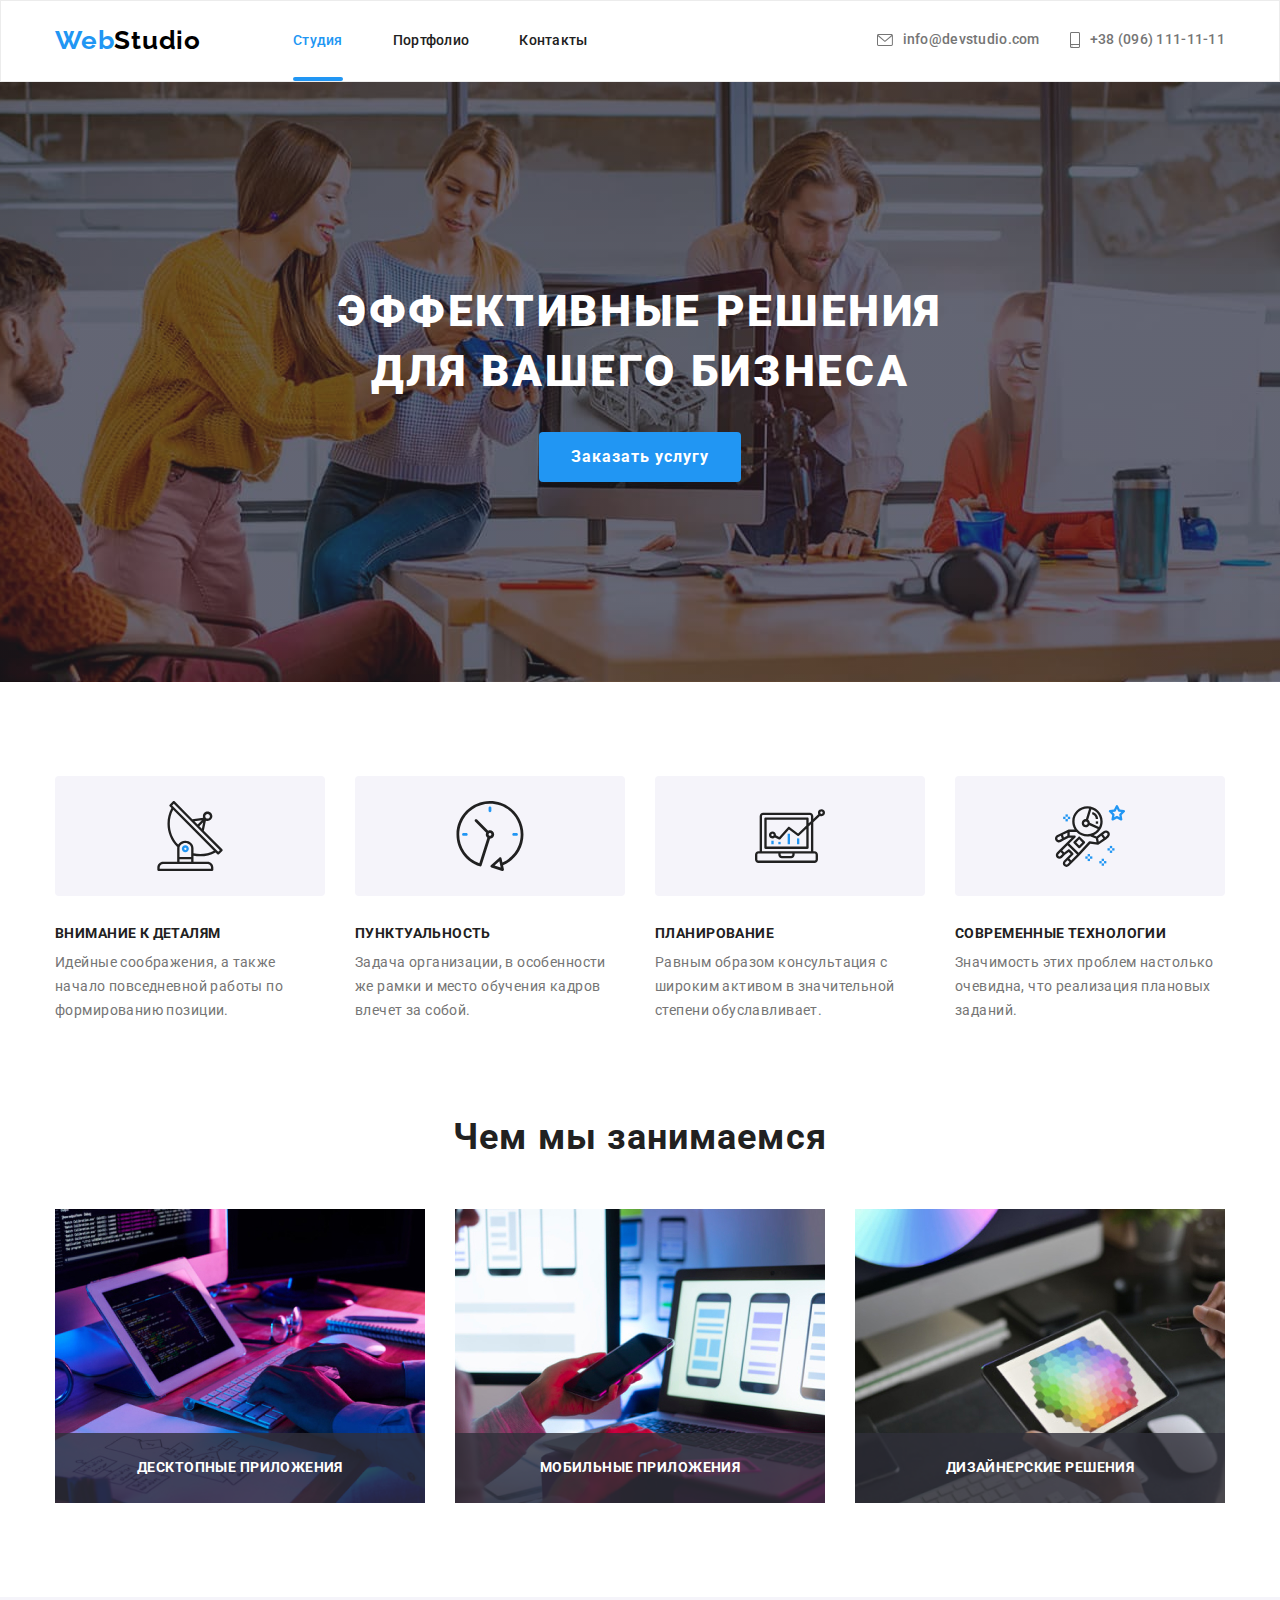
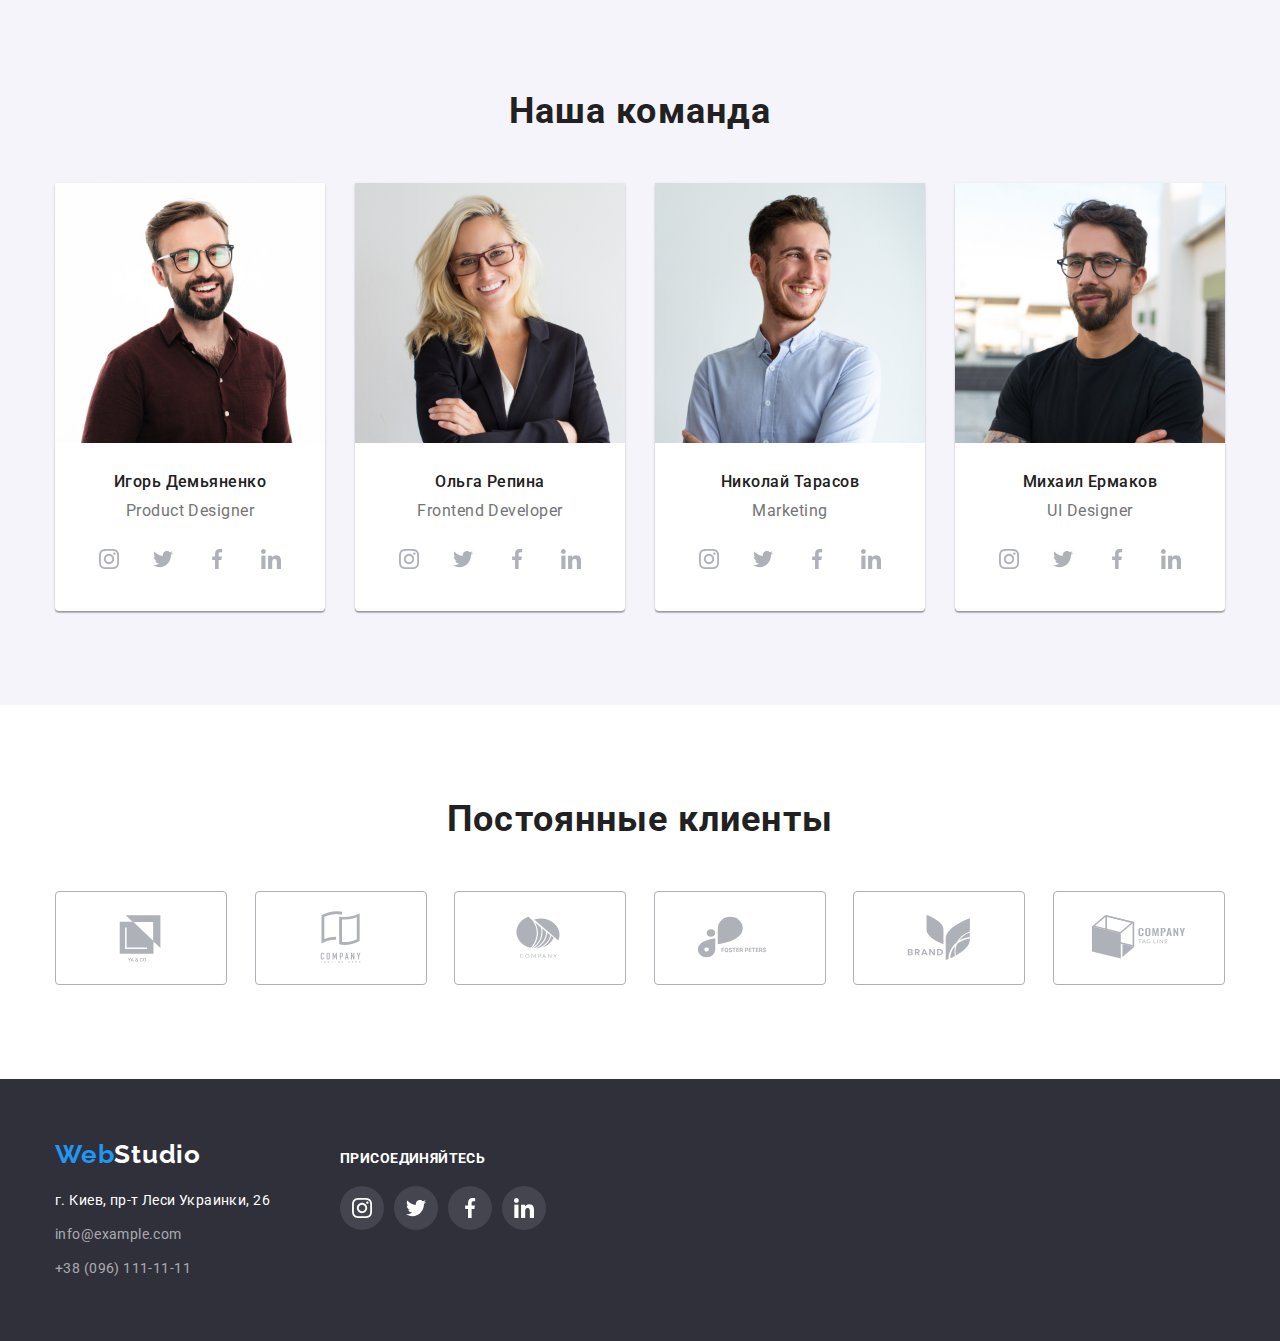
<file: index.html>
<!DOCTYPE html>
<html lang="ru">
  <head>
    <meta charset="UTF-8" />
    <meta http-equiv="X-UA-Compatible" content="IE=edge" />
    <meta name="viewport" content="width=device-width, initial-scale=1.0" />
    <title>WebStudio</title>
    <link rel="preconnect" href="https://fonts.gstatic.com" />
    <link
      href="https://fonts.googleapis.com/css2?family=Raleway:wght@700&family=Roboto:wght@400;500;700;900&display=swap"
      rel="stylesheet"
    />
    <link
      rel="stylesheet"
      href="https://cdnjs.cloudflare.com/ajax/libs/modern-normalize/1.1.0/modern-normalize.min.css
"
    />
    <link rel="stylesheet" href="./css/styles.css" />
  </head>
  <body>
    <!--Header-->
    <header class="header">
      <div class="container header-container">
        <nav class="navigation">
          <a class="logo-link" href="./index.html"
            ><span class="logo-web">Web</span
            ><span class="logo-studio">Studio</span></a
          >
          <ul class="site-nav list">
            <li class="nav-item">
              <a class="nav-link link current" href="./index.html">Студия</a>
            </li>
            <li class="nav-item">
              <a class="nav-link link" href="./portfolio.html">Портфолио</a>
            </li>
            <li class="nav-item">
              <a class="nav-link link" href="#">Контакты</a>
            </li>
          </ul>
        </nav>

        <ul class="contacts list">
          <li class="contact-header">
            <a class="contact-link" href="mailto:info@devstudio.com">
              <svg class="icon-envelope" width="16" height="12">
                <use href="./images/sprite.svg#icon-envelope"></use>
              </svg>
              info@devstudio.com
            </a>
          </li>
          <li class="contact-header">
            <a class="contact-link" href="tel:+380961111111">
              <svg class="icon-smartphone" width="10" height="16">
                <use href="./images/sprite.svg#icon-smartphone"></use>
              </svg>
              +38 (096) 111-11-11</a
            >
          </li>
        </ul>
      </div>
    </header>

    <main>
      <!--Hero-->

      <section class="hero">
        <div class="container hero-page">
          <h1 class="hero-title">
            Эффективные решения<br />для вашего бизнеса
          </h1>
          <button class="modal-btn" type="button" data-modal-open>
            Заказать услугу
          </button>
        </div>
      </section>

      <!--Features-->

      <section class="features">
        <div class="container features-container">
          <h2 class="features-title">Приемущества компании</h2>
          <ul class="feature-list">
            <li class="feature-item">
              <div class="features-icon">
                <svg class="icon-item">
                  <use href="./images/sprite.svg#icon-antenna "></use>
                </svg>
              </div>
              <div>
                <h3 class="title">Внимание к деталям</h3>
                <p class="feature-text">
                  Идейные соображения, а также начало повседневной работы по
                  формированию позиции.
                </p>
              </div>
            </li>

            <li class="feature-item">
              <div class="features-icon">
                <svg class="icon-item">
                  <use href="./images/sprite.svg#icon-clock "></use>
                </svg>
              </div>
              <div>
                <h3 class="title">Пунктуальность</h3>
                <p class="feature-text">
                  Задача организации, в особенности же рамки и место обучения
                  кадров влечет за собой.
                </p>
              </div>
            </li>

            <li class="feature-item">
              <div class="features-icon">
                <svg class="icon-item">
                  <use href="./images/sprite.svg#icon-diagram"></use>
                </svg>
              </div>
              <div>
                <h3 class="title">Планирование</h3>
                <p class="feature-text">
                  Равным образом консультация с широким активом в значительной
                  степени обуславливает.
                </p>
              </div>
            </li>
            <li class="feature-item">
              <div class="features-icon">
                <svg class="icon-item">
                  <use href="./images/sprite.svg#icon-astronaut"></use>
                </svg>
              </div>
              <div>
                <h3 class="title">Современные технологии</h3>
                <p class="feature-text">
                  Значимость этих проблем настолько очевидна, что реализация
                  плановых заданий.
                </p>
              </div>
            </li>
          </ul>
        </div>
      </section>

      <!--Projects-->

      <section class="projects">
        <div class="container project-container">
          <h2 class="project-title">Чем мы занимаемся</h2>
          <ul class="project list">
            <li class="project-item">
              <div class="project-foto">
                <img
                  src="./images/sitelayout.jpg"
                  alt="разработчик набирает код"
                  width="370"
                  height="294"
                />
                <p class="project-overlay">Десктопные приложения</p>
              </div>
            </li>
            <li class="project-item">
              <div class="project-foto">
                <img
                  src="./images/mobiledesign.jpg"
                  alt="разработка мобильного дизайна"
                  width="370"
                  height="294"
                />
                <p class="project-overlay">Мобильные приложения</p>
              </div>
            </li>
            <li class="project-item">
              <div class="project-foto">
                <img
                  src="./images/rastergraphics.jpg"
                  alt="растровая графика"
                  width="370"
                  height="294"
                />
                <p class="project-overlay">Дизайнерские решения</p>
              </div>
            </li>
          </ul>
        </div>
      </section>

      <!--Team company-->

      <section class="team-company">
        <div class="container people">
          <h2 class="section-title">Наша команда</h2>
          <ul class="team list">
            <li class="team-item">
              <img
                src="./images/igordemianenko.jpg"
                alt="фото игорь демьяненко"
                width="270"
                height="260"
              />
              <div class="person">
                <h3 class="team-title">Игорь Демьяненко</h3>
                <p class="position" lang="en">Product Designer</p>
                <ul class="social-list list">
                  <li class="social-list-item">
                    <a href="#" class="social-list-link">
                      <svg class="social-link-icon">
                        <use href="./images/sprite.svg#icon-instagram"></use>
                      </svg>
                    </a>
                  </li>
                  <li class="social-list-item">
                    <a href="#" class="social-list-link">
                      <svg class="social-link-icon">
                        <use href="./images/sprite.svg#icon-twitter"></use>
                      </svg>
                    </a>
                  </li>
                  <li class="social-list-item">
                    <a href="" class="social-list-link">
                      <svg class="social-link-icon">
                        <use href="./images/sprite.svg#icon-facebook"></use>
                      </svg>
                    </a>
                  </li>
                  <li class="social-list-item">
                    <a href="" class="social-list-link">
                      <svg class="social-link-icon">
                        <use href="./images/sprite.svg#icon-linkedin"></use>
                      </svg>
                    </a>
                  </li>
                </ul>
              </div>
            </li>
            <li class="team-item">
              <img
                src="./images/olgarepina.jpg"
                alt="фото ольга репина"
                width="270"
                height="260"
              />
              <div class="person">
                <h3 class="team-title">Ольга Репина</h3>
                <p class="position" lang="en">Frontend Developer</p>
                <ul class="social-list list">
                  <li class="social-list-item">
                    <a href="#" class="social-list-link">
                      <svg class="social-link-icon">
                        <use href="./images/sprite.svg#icon-instagram"></use>
                      </svg>
                    </a>
                  </li>
                  <li class="social-list-item">
                    <a href="#" class="social-list-link">
                      <svg class="social-link-icon">
                        <use href="./images/sprite.svg#icon-twitter"></use>
                      </svg>
                    </a>
                  </li>
                  <li class="social-list-item">
                    <a href="" class="social-list-link">
                      <svg class="social-link-icon">
                        <use href="./images/sprite.svg#icon-facebook"></use>
                      </svg>
                    </a>
                  </li>
                  <li class="social-list-item">
                    <a href="" class="social-list-link">
                      <svg class="social-link-icon">
                        <use href="./images/sprite.svg#icon-linkedin"></use>
                      </svg>
                    </a>
                  </li>
                </ul>
              </div>
            </li>
            <li class="team-item">
              <img
                src="./images/nikolaytarasov.jpg"
                alt="фото николай тарасов"
                width="270"
                height="260"
              />
              <div class="person">
                <h3 class="team-title">Николай Тарасов</h3>
                <p class="position" lang="en">Marketing</p>
                <ul class="social-list list">
                  <li class="social-list-item">
                    <a href="#" class="social-list-link">
                      <svg class="social-link-icon">
                        <use href="./images/sprite.svg#icon-instagram"></use>
                      </svg>
                    </a>
                  </li>
                  <li class="social-list-item">
                    <a href="#" class="social-list-link">
                      <svg class="social-link-icon">
                        <use href="./images/sprite.svg#icon-twitter"></use>
                      </svg>
                    </a>
                  </li>
                  <li class="social-list-item">
                    <a href="" class="social-list-link">
                      <svg class="social-link-icon">
                        <use href="./images/sprite.svg#icon-facebook"></use>
                      </svg>
                    </a>
                  </li>
                  <li class="social-list-item">
                    <a href="" class="social-list-link">
                      <svg class="social-link-icon">
                        <use href="./images/sprite.svg#icon-linkedin"></use>
                      </svg>
                    </a>
                  </li>
                </ul>
              </div>
            </li>
            <li class="team-item">
              <img
                src="./images/michailermakov.jpg"
                alt="фото михаил ермаков"
                width="270"
                height="260"
              />
              <div class="person">
                <h3 class="team-title">Михаил Ермаков</h3>
                <p class="position" lang="en">UI Designer</p>
                <ul class="social-list list">
                  <li class="social-list-item">
                    <a href="#" class="social-list-link">
                      <svg class="social-link-icon">
                        <use href="./images/sprite.svg#icon-instagram"></use>
                      </svg>
                    </a>
                  </li>
                  <li class="social-list-item">
                    <a href="#" class="social-list-link">
                      <svg class="social-link-icon">
                        <use href="./images/sprite.svg#icon-twitter"></use>
                      </svg>
                    </a>
                  </li>
                  <li class="social-list-item">
                    <a href="#" class="social-list-link">
                      <svg class="social-link-icon">
                        <use href="./images/sprite.svg#icon-facebook"></use>
                      </svg>
                    </a>
                  </li>
                  <li class="social-list-item">
                    <a href="#" class="social-list-link">
                      <svg class="social-link-icon">
                        <use href="./images/sprite.svg#icon-linkedin"></use>
                      </svg>
                    </a>
                  </li>
                </ul>
              </div>
            </li>
          </ul>
        </div>
      </section>

      <!--Clients-->

      <section class="clients-company">
        <div class="client-container container">
          <h2 class="client-title">Постоянные клиенты</h2>
          <ul class="clients list">
            <li class="client-item">
              <a href="#" class="client-link">
                <svg class="client-icon" width="106" height="60">
                  <use href="./images/sprite.svg#icon-company1"></use>
                </svg>
              </a>
            </li>
            <li class="client-item">
              <a href="#" class="client-link">
                <svg class="client-icon" width="106" height="60">
                  <use href="./images/sprite.svg#icon-company2"></use>
                </svg>
              </a>
            </li>
            <li class="client-item">
              <a href="#" class="client-link">
                <svg class="client-icon" width="106" height="60">
                  <use href="./images/sprite.svg#icon-company3"></use>
                </svg>
              </a>
            </li>
            <li class="client-item">
              <a href="#" class="client-link">
                <svg class="client-icon" width="106" height="60">
                  <use href="./images/sprite.svg#icon-company4"></use>
                </svg>
              </a>
            </li>
            <li class="client-item">
              <a href="#" class="client-link">
                <svg class="client-icon" width="106" height="60">
                  <use href="./images/sprite.svg#icon-company-5"></use>
                </svg>
              </a>
            </li>
            <li class="client-item">
              <a href="#" class="client-link">
                <svg class="client-icon" width="106" height="60">
                  <use href="./images/sprite.svg#icon-company6"></use>
                </svg>
              </a>
            </li>
          </ul>
        </div>
      </section>
    </main>

    <!--Footer-->

    <footer class="contacts-company">
      <div class="container footer-container">
        <div class="contacts-footer">
          <a class="logo-link footer-logo" href="./index.html"
            ><span class="logo-web">Web</span
            ><span class="studio-logo">Studio</span></a
          >
          <address class="address-company">
            г. Киев, пр-т Леси Украинки, 26
          </address>
          <ul class="contacts list address">
            <li class="company-link-mail">
              <a class="company-link" href="mailto:info@example.com"
                >info@example.com</a
              >
            </li>
            <li>
              <a class="company-link" href="tel:+380961111111">
                +38 (096) 111-11-11</a
              >
            </li>
          </ul>
        </div>

        <div class="links-footer">
          <p class="join">присоединяйтесь</p>
          <ul class="footer-list list">
            <li class="footer-link-item">
              <a href="#" class="link-item">
                <svg class="footer-icon">
                  <use href="./images/sprite.svg#icon-instagram"></use>
                </svg>
              </a>
            </li>
            <li class="footer-link-item">
              <a href="#" class="link-item">
                <svg class="footer-icon">
                  <use href="./images/sprite.svg#icon-twitter"></use>
                </svg>
              </a>
            </li>
            <li class="footer-link-item">
              <a href="#" class="link-item">
                <svg class="footer-icon">
                  <use href="./images/sprite.svg#icon-facebook"></use>
                </svg>
              </a>
            </li>
            <li class="footer-link-item">
              <a href="#" class="link-item">
                <svg class="footer-icon">
                  <use href="./images/sprite.svg#icon-linkedin"></use>
                </svg>
              </a>
            </li>
          </ul>
        </div>
      </div>
    </footer>

    <!--Backdrop-->

    <div class="backdrop is-hidden" data-modal>
      <div class="modal">
        <button class="close" type="button">
          <svg class="close-modal" width="18" height="18" data-modal-close>
            <use href="./images/sprite.svg#icon-close"></use>
          </svg>
        </button>
      </div>
    </div>
    <script src="./js/modal.js"></script>
  </body>
</html>
</file>
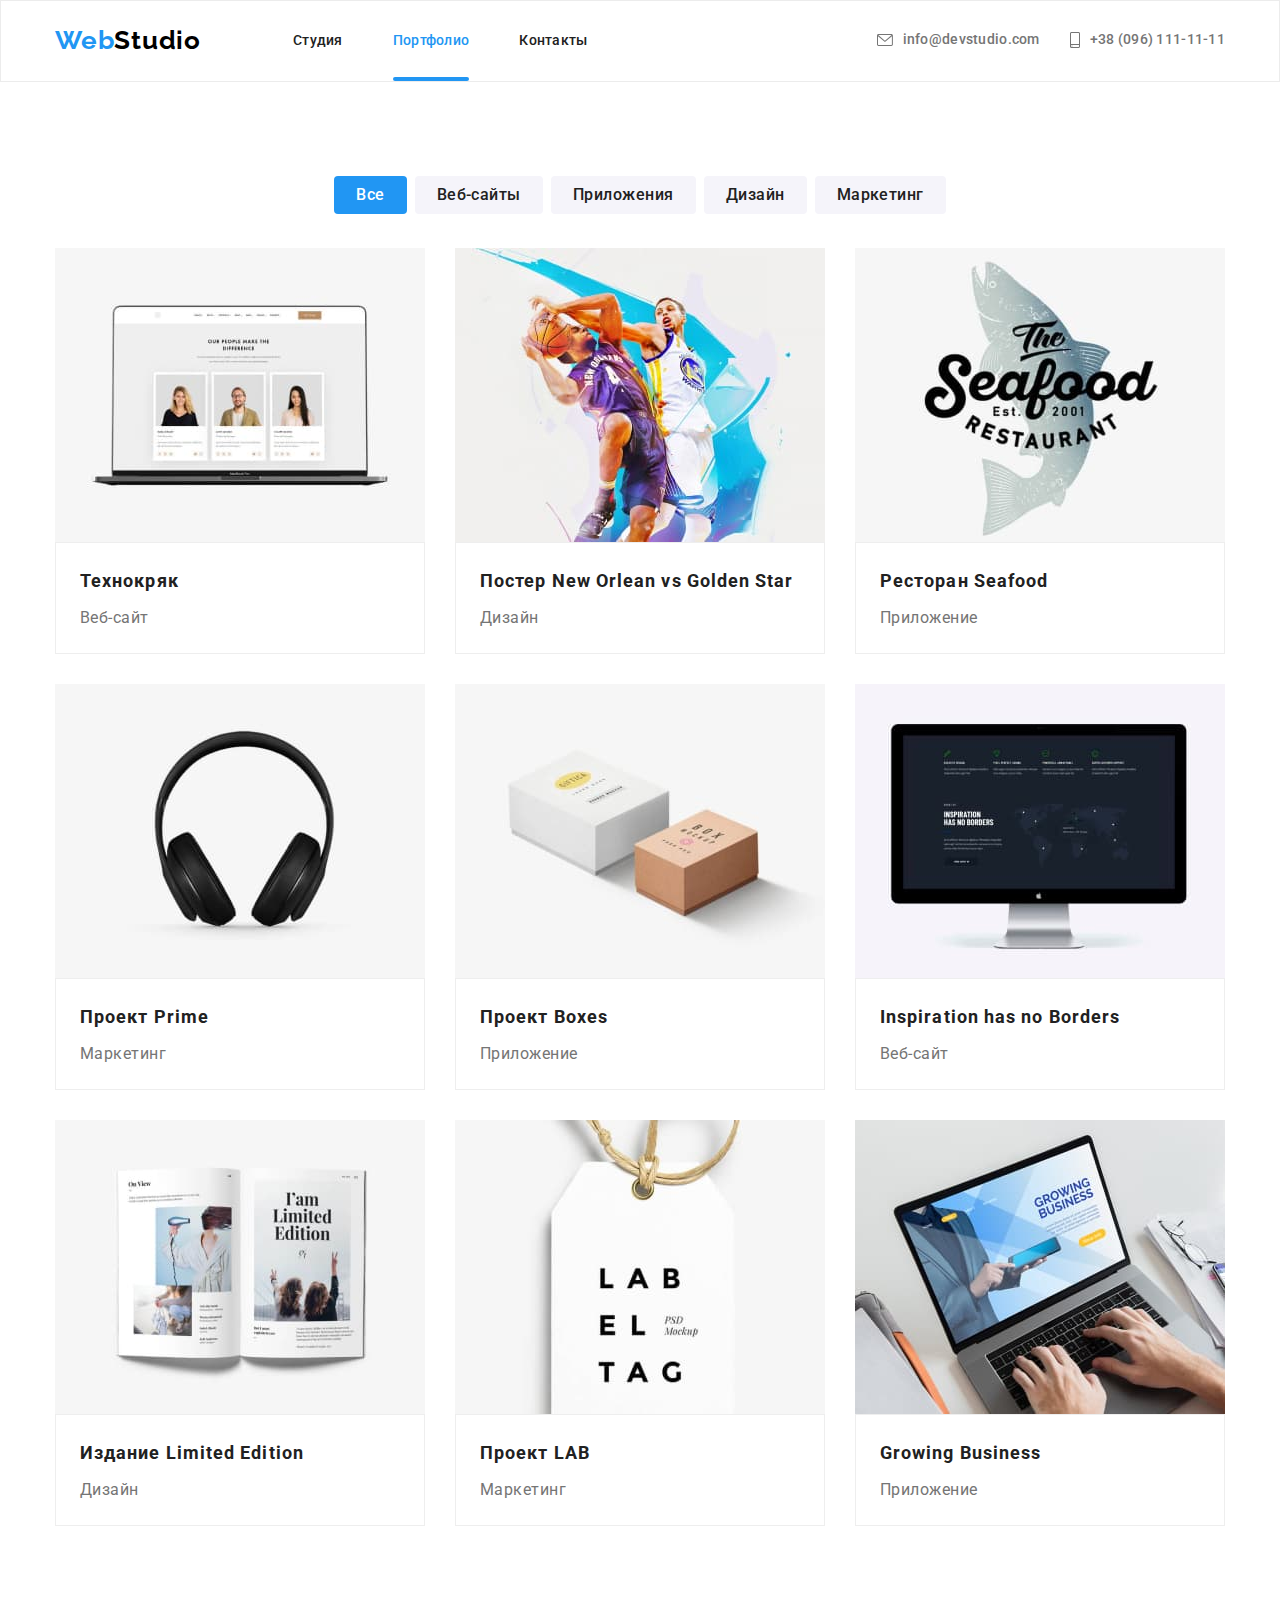
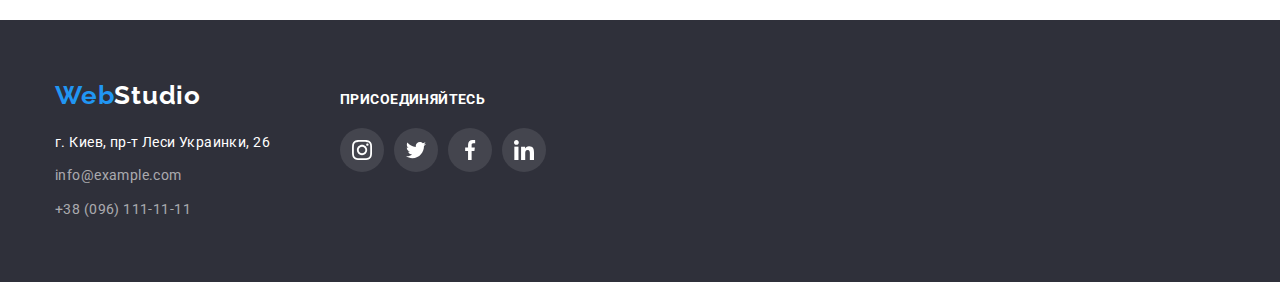
<file: portfolio.html>
<!DOCTYPE html>
<html lang="ru">
  <head>
    <meta charset="UTF-8" />
    <meta http-equiv="X-UA-Compatible" content="IE=edge" />
    <meta name="viewport" content="width=device-width, initial-scale=1.0" />
    <title>Портфолио</title>
    <link rel="preconnect" href="https://fonts.gstatic.com" />
    <link
      href="https://fonts.googleapis.com/css2?family=Raleway:wght@700&family=Roboto:wght@400;500;700;900&display=swap"
      rel="stylesheet"
    />
    <link
      rel="stylesheet"
      href="https://cdnjs.cloudflare.com/ajax/libs/modern-normalize/1.1.0/modern-normalize.min.css
"
    />
    <link rel="stylesheet" href="./css/styles.css" />
  </head>
  <body>
    <!--Header-->
    <header class="header">
      <div class="container header-container">
        <nav class="navigation">
          <a class="logo-link" href="./index.html"
            ><span class="logo-web">Web</span
            ><span class="logo-studio">Studio</span></a
          >
          <ul class="site-nav list">
            <li class="nav-item">
              <a class="nav-link link" href="./index.html">Студия</a>
            </li>
            <li class="nav-item">
              <a class="nav-link link current" href="./portfolio.html"
                >Портфолио</a
              >
            </li>
            <li class="nav-item">
              <a class="nav-link link" href="#">Контакты</a>
            </li>
          </ul>
        </nav>

        <ul class="contacts list">
          <li class="contact-header">
            <a class="contact-link" href="mailto:info@devstudio.com">
              <svg class="icon-envelope" width="16" height="12">
                <use href="./images/sprite.svg#icon-envelope"></use>
              </svg>
              info@devstudio.com
            </a>
          </li>
          <li class="contact-header">
            <a class="contact-link" href="tel:+380961111111">
              <svg class="icon-smartphone" width="10" height="16">
                <use href="./images/sprite.svg#icon-smartphone"></use>
              </svg>
              +38 (096) 111-11-11</a
            >
          </li>
        </ul>
      </div>
    </header>

    <!--Main-->
    <main>
      <!--Developments-->
      <section class="development-catalog">
        <div class="container catalog">
          <h2 class="portfolio-title">Наши разработки</h2>
          <ul class="catalog-nav">
            <li class="item">
              <button class="nav-btn current" type="button">Все</button>
            </li>
            <li class="item">
              <button class="nav-btn" type="button">Веб-сайты</button>
            </li>
            <li class="item">
              <button class="nav-btn" type="button">Приложения</button>
            </li>
            <li class="item">
              <button class="nav-btn" type="button">Дизайн</button>
            </li>
            <li class="item">
              <button class="nav-btn" type="button">Маркетинг</button>
            </li>
          </ul>
          <ul class="development list">
            <li class="development-item">
              <a class="development-link" href="#">
                <div class="development-image">
                  <img
                    src="./images/portfolio/technocryk.jpg"
                    alt="изображение веб-сайта на экране"
                    width="370"
                    height="294"
                  />
                  <p class="overlay">
                    Технокряк это современная площадка распространения
                    коронавируса. Компании используют эту платформу для
                    цифрового шпионажа и атак на защищённые сервера конкурентов.
                  </p>
                </div>

                <div class="developments">
                  <h3 class="development-name">Технокряк</h3>
                  <p class="development-section">Веб-сайт</p>
                </div>
              </a>
            </li>
            <li class="development-item">
              <a class="development-link" href="#">
                <div class="development-image">
                  <img
                    src="./images/portfolio/poster.jpg"
                    alt="изображение двух баскетболистов на постере"
                    width="370"
                    height="294"
                  />
                  <p class="overlay">
                    Технокряк это современная площадка распространения
                    коронавируса. Компании используют эту платформу для
                    цифрового шпионажа и атак на защищённые сервера конкурентов.
                  </p>
                </div>

                <div class="developments">
                  <h3 class="development-name">
                    Постер New Orlean vs Golden Star
                  </h3>
                  <p class="development-section">Дизайн</p>
                </div>
              </a>
            </li>
            <li class="development-item">
              <a class="development-link" href="#">
                <div class="development-image">
                  <img
                    src="./images/portfolio/restaurantseafood.jpg"
                    alt="изображение рыбы на фоне логотипа ресторана"
                    width="370"
                    height="294"
                  />
                  <p class="overlay">
                    Технокряк это современная площадка распространения
                    коронавируса. Компании используют эту платформу для
                    цифрового шпионажа и атак на защищённые сервера конкурентов.
                  </p>
                </div>

                <div class="developments">
                  <h3 class="development-name">Ресторан Seafood</h3>
                  <p class="development-section">Приложение</p>
                </div>
              </a>
            </li>
            <li class="development-item">
              <a class="development-link" href="#">
                <div class="development-image">
                  <img
                    src="./images/portfolio/projectprime.jpg"
                    alt="изображение наушников"
                    width="370"
                    height="294"
                  />
                  <p class="overlay">
                    Технокряк это современная площадка распространения
                    коронавируса. Компании используют эту платформу для
                    цифрового шпионажа и атак на защищённые сервера конкурентов.
                  </p>
                </div>

                <div class="developments">
                  <h3 class="development-name">Проект Prime</h3>
                  <p class="development-section">Маркетинг</p>
                </div>
              </a>
            </li>
            <li class="development-item">
              <a class="development-link" href="#">
                <div class="development-image">
                  <img
                    src="./images/portfolio/projectboxes.jpg"
                    alt="избражение две коробки"
                    width="370"
                    height="294"
                  />
                  <p class="overlay">
                    Технокряк это современная площадка распространения
                    коронавируса. Компании используют эту платформу для
                    цифрового шпионажа и атак на защищённые сервера конкурентов.
                  </p>
                </div>

                <div class="developments">
                  <h3 class="development-name">Проект Boxes</h3>
                  <p class="development-section">Приложение</p>
                </div>
              </a>
            </li>
            <li class="development-item">
              <a class="development-link" href="#">
                <div class="development-image">
                  <img
                    src="./images/portfolio/inspirationhasnoborders.jpg"
                    alt="изображение веб-сайта на экране"
                    width="370"
                    height="294"
                  />
                  <p class="overlay">
                    Технокряк это современная площадка распространения
                    коронавируса. Компании используют эту платформу для
                    цифрового шпионажа и атак на защищённые сервера конкурентов.
                  </p>
                </div>

                <div class="developments">
                  <h3 class="development-name" lang="en">
                    Inspiration has no Borders
                  </h3>
                  <p class="development-section">Веб-сайт</p>
                </div>
              </a>
            </li>
            <li class="development-item">
              <a class="development-link" href="#">
                <div class="development-image">
                  <img
                    src="./images/portfolio/editionlimitededition.jpg"
                    alt="открытый журнал"
                    width="370"
                    height="294"
                  />
                  <p class="overlay">
                    Технокряк это современная площадка распространения
                    коронавируса. Компании используют эту платформу для
                    цифрового шпионажа и атак на защищённые сервера конкурентов.
                  </p>
                </div>

                <div class="developments">
                  <h3 class="development-name">Издание Limited Edition</h3>
                  <p class="development-section">Дизайн</p>
                </div>
              </a>
            </li>
            <li class="development-item">
              <a class="development-link" href="#">
                <div class="development-image">
                  <img
                    src="./images/portfolio/projectlab.jpg"
                    alt="изображение бирка"
                    width="370"
                    height="294"
                  />
                  <p class="overlay">
                    Технокряк это современная площадка распространения
                    коронавируса. Компании используют эту платформу для
                    цифрового шпионажа и атак на защищённые сервера конкурентов.
                  </p>
                </div>

                <div class="developments">
                  <h3 class="development-name">Проект LAB</h3>
                  <p class="development-section">Маркетинг</p>
                </div>
              </a>
            </li>
            <li class="development-item">
              <a class="development-link" href="#">
                <div class="development-image">
                  <img
                    src="./images/portfolio/growingbusiness.jpg"
                    alt="изображение веб-сайта на экране"
                    width="370"
                    height="294"
                  />
                  <p class="overlay">
                    Технокряк это современная площадка распространения
                    коронавируса. Компании используют эту платформу для
                    цифрового шпионажа и атак на защищённые сервера конкурентов.
                  </p>
                </div>

                <div class="developments">
                  <h3 class="development-name" lang="en">Growing Business</h3>
                  <p class="development-section">Приложение</p>
                </div>
              </a>
            </li>
          </ul>
        </div>
      </section>

      <!--Footer-->
      <footer class="contacts-company">
        <div class="container footer-container">
          <div class="contacts-footer">
            <a class="logo-link footer-logo" href="./index.html"
              ><span class="logo-web">Web</span
              ><span class="studio-logo">Studio</span></a
            >
            <address class="address-company">
              г. Киев, пр-т Леси Украинки, 26
            </address>
            <ul class="contacts list address">
              <li class="company-link-mail">
                <a class="company-link" href="mailto:info@example.com"
                  >info@example.com</a
                >
              </li>
              <li>
                <a class="company-link" href="tel:+380961111111">
                  +38 (096) 111-11-11</a
                >
              </li>
            </ul>
          </div>

          <div class="links-footer">
            <p class="join">присоединяйтесь</p>
            <ul class="footer-list list">
              <li class="footer-link-item">
                <a href="#" class="link-item">
                  <svg class="footer-icon">
                    <use href="./images/sprite.svg#icon-instagram"></use>
                  </svg>
                </a>
              </li>
              <li class="footer-link-item">
                <a href="#" class="link-item">
                  <svg class="footer-icon">
                    <use href="./images/sprite.svg#icon-twitter"></use>
                  </svg>
                </a>
              </li>
              <li class="footer-link-item">
                <a href="#" class="link-item">
                  <svg class="footer-icon">
                    <use href="./images/sprite.svg#icon-facebook"></use>
                  </svg>
                </a>
              </li>
              <li class="footer-link-item">
                <a href="#" class="link-item">
                  <svg class="footer-icon">
                    <use href="./images/sprite.svg#icon-linkedin"></use>
                  </svg>
                </a>
              </li>
            </ul>
          </div>
        </div>
      </footer>
    </main>
  </body>
</html>
</file>
<file: css/styles.css>
:root {
  --main-font: "Roboto", sans-serif;
  --secondary-font: "Raleway", sans-serif;
  --accent-color: #2196f3;
  --main-color: #212121;
  --secondary-color: #757575;
}

h1,
h2,
h3,
h4,
h5,
h6,
p {
  margin-top: 0;
  margin-bottom: 0;
}

ul,
ol {
  margin-top: 0;
  margin-bottom: 0;
  padding-left: 0;
}

img {
  display: block;
}

body {
  font-family: var(--main-font);
  font-weight: 400;
  color: var(--main-color);
}

.link,
.contact-link,
.logo-link {
  text-decoration: none;
}

.list {
  list-style: none;
  padding: 0;
  margin: 0;
}

.container {
  width: 1200px;
  padding-left: 15px;
  padding-right: 15px;
  margin-left: auto;
  margin-right: auto;
}

/* ========== HEADER ============*/

.header {
  background: #ffffff;
  padding-top: 24px;
  padding-bottom: 25px;
  border: 1px solid #ececec;
}

.header-container {
  display: flex;
  align-items: center;
  justify-content: space-between;
}

.navigation {
  display: flex;
  align-items: center;
}

.site-nav {
  display: flex;
  align-items: center;
}

.contacts {
  display: flex;
  align-items: center;
}

.logo-link {
  margin-right: 92px;
}

.nav-item:not(:last-child) {
  margin-right: 50px;
}

.logo-web {
  color: var(--accent-color);
  font-family: var(--secondary-font);
  font-weight: 700;
  font-size: 26px;
  line-height: 1.19;
  letter-spacing: 0.03em;
}

.logo-studio {
  color: #000000;
  font-family: var(--secondary-font);
  font-weight: 700;
  font-size: 26px;
  line-height: 1.19;
  letter-spacing: 0.03em;
}

.nav-link {
  position: relative;
  font-weight: 500;
  font-size: 14px;
  line-height: 1.14;
  letter-spacing: 0.02em;
  color: var(--main-color);
  transition-duration: 250ms;
  transition-timing-function: cubic-bezier(0.4, 0, 0.2, 1);
}

.nav-link:hover,
.nav-link:focus {
  color: var(--accent-color);
}
.nav-link.current {
  color: var(--accent-color);
}

.nav-link.current::after {
  position: absolute;
  content: "";
  width: 100%;
  height: 4px;
  border-radius: 2px;
  background-color: var(--accent-color);
  display: block;
  bottom: -33px;
}

.contact-link {
  display: flex;
  align-items: center;
  font-weight: 500;
  font-size: 14px;
  line-height: 1.14;
  letter-spacing: 0.02em;
  color: var(--secondary-color);
  transition-duration: 250ms;
  transition-timing-function: cubic-bezier(0.4, 0, 0.2, 1);
}

.contact-link:hover,
.contact-link:focus {
  color: var(--accent-color);
}

.contact-header {
  margin-right: 30px;
}

.contact-header:last-child {
  margin-right: 0;
}

.icon-envelope {
  margin-right: 10px;
  fill: currentColor;
}

.icon-smartphone {
  margin-right: 10px;
  fill: currentColor;
}

/* ============ END HEADER ===============*/

/* ============ HERO SECTION ============ */
.hero {
  background-image: linear-gradient(
      rgba(47, 48, 58, 0.4),
      rgba(47, 48, 58, 0.4)
    ),
    url("../images/hero/bg.jpg");
  background-size: 1600px;
  background-repeat: no-repeat;
  background-position: center;
  text-align: center;
}

.hero-page {
  padding-bottom: 200px;
  padding-top: 200px;
}

.hero-title {
  font-weight: 900;
  font-size: 44px;
  line-height: 1.36;
  letter-spacing: 0.06em;
  text-transform: uppercase;
  color: #ffffff;
  margin-bottom: 30px;
}

.modal-btn {
  font-family: inherit;
  background: var(--accent-color);
  font-weight: 700;
  font-size: 16px;
  line-height: 1.87;
  display: flex;
  align-items: center;
  letter-spacing: 0.06em;
  color: #ffffff;
  cursor: pointer;
  border-radius: 4px;
  border: none;
  padding: 10px 32px;
  text-align: center;
  margin-left: auto;
  margin-right: auto;
  transition-duration: 250ms;
  transition-timing-function: cubic-bezier(0.4, 0, 0.2, 1);
}

.modal-btn:hover,
.modal-btn:focus {
  background: #188ce8;
}

/* ============== END HERO SECTION============== */

/* ============== FEATURES =============== */
.features {
  background: #ffffff;
}

.features-container {
  display: flex;
  align-items: center;
}

.feature-list {
  list-style: none;
  display: flex;
  align-items: center;
  justify-content: space-between;
  padding-top: 94px;
  padding-bottom: 94px;
}

.feature-item {
  margin-right: 30px;
}

.feature-item:last-child {
  margin-right: 0;
}

.title {
  font-weight: 700;
  font-size: 14px;
  line-height: 1.14;
  letter-spacing: 0.03em;
  text-transform: uppercase;
  color: var(--main-color);
  margin-top: 0;
  margin-bottom: 10px;
}

.feature-text {
  font-size: 14px;
  line-height: 1.71;
  letter-spacing: 0.03em;
  color: var(--secondary-color);
  margin-top: 0;
}

.features-icon {
  display: flex;
  justify-content: center;
  align-items: center;
  width: 270px;
  height: 120px;
  background: #f5f4fa;
  border-radius: 4px;
  margin-bottom: 30px;
}

.icon-item {
  width: 70px;
  height: 70px;
}

/* ============ END FEATURES ===============  */

/* ============ PROJECTS COMPANY ============ */
.projects {
  background: #ffffff;
}

.project-container {
  padding-bottom: 94px;
}
.project-title {
  font-weight: 700;
  font-size: 36px;
  line-height: 1.16;
  text-align: center;
  letter-spacing: 0.03em;
  color: var(--main-color);
  margin-top: 0;
  margin-bottom: 50px;
}

.project.list {
  display: flex;
  align-items: center;
  justify-content: space-between;
}

.project-item {
  width: 370px;
  height: 294px;
  margin-right: 30px;
}

.project-item:last-child {
  margin-right: 0;
}

.project-foto {
  position: relative;
}

.project-overlay {
  position: absolute;
  bottom: 0;
  left: 0;
  width: 100%;
  height: 70px;
  background: rgba(47, 48, 58, 0.8);
  font-weight: 700;
  font-size: 14px;
  line-height: 1.14;
  text-align: center;
  letter-spacing: 0.03em;
  text-transform: uppercase;
  color: #ffffff;
  padding-top: 27px;
}

/* ============ END PROJECTS COMPANY ============== */

/* ============ TEAM COMPANY =============  */

.team-company {
  background: #f5f4fa;
}
.people {
  padding-top: 94px;
  padding-bottom: 94px;
}

.section-title {
  font-weight: 700;
  font-size: 36px;
  line-height: 1.16;
  text-align: center;
  letter-spacing: 0.03em;
  color: var(--main-color);
  margin-bottom: 50px;
}

.team {
  display: flex;
  align-items: center;
  justify-content: space-between;
}

.team-item {
  width: 270px;
  height: 428px;
  margin-right: 30px;
  background: #ffffff;
  box-shadow: 0px 1px 3px rgba(0, 0, 0, 0.12), 0px 1px 1px rgba(0, 0, 0, 0.14),
    0px 2px 1px rgba(0, 0, 0, 0.2);
  border-radius: 0px 0px 4px 4px;
}

.team-item:last-child {
  margin-right: 0;
}

.person {
  padding-top: 30px;
  padding-bottom: 30px;
  padding-left: 32px;
  padding-right: 32px;
}

.team-title {
  font-weight: 500;
  font-size: 16px;
  line-height: 1.18;
  letter-spacing: 0.03em;
  color: var(--main-color);
  text-align: center;
}

.position {
  font-size: 16px;
  line-height: 1.18;
  letter-spacing: 0.03em;
  color: var(--secondary-color);
  text-align: center;
  margin-top: 10px;
  margin-bottom: 16px;
}

.social-list {
  display: flex;
  justify-content: space-between;
  align-items: center;
}

.social-list-link {
  display: flex;
  align-items: center;
  justify-content: center;
  width: 44px;
  height: 44px;
  border-radius: 50%;
  background-color: #ffffff;
  fill: #afb1b8;
  transition-duration: 250ms;
  transition-timing-function: cubic-bezier(0.4, 0, 0.2, 1);
}
.social-list-link:hover,
.social-list-link:focus {
  background: var(--accent-color);
  fill: #ffffff;
}

.social-link-icon {
  width: 20px;
  height: 20px;
}

/* =========== END TEAM COMPANY ================ */

/*=============== CLIENTS COMPANY ==============*/

.clients-company {
  background: #ffffff;
}

.client-container {
  padding-top: 94px;
  padding-bottom: 94px;
}

.client-title {
  font-weight: 700;
  font-size: 36px;
  line-height: 1.16;
  text-align: center;
  letter-spacing: 0.03em;
  color: var(--main-color);
  margin-bottom: 50px;
}
.clients {
  display: flex;
  align-items: center;
  justify-content: space-between;
}

.client-item {
  display: flex;
  align-items: center;
  justify-content: space-between;
}

.client-item:last-child {
  margin-right: 0;
}

.client-link {
  display: flex;
  align-items: center;
  justify-content: center;
  border: 1px solid #afb1b8;
  border-radius: 4px;
  width: 172px;
  height: 94px;
  fill: #afb1b8;
  transition-duration: 250ms;
  transition-timing-function: cubic-bezier(0.4, 0, 0.2, 1);
}

.client-link:hover,
.client-link:focus {
  fill: var(--accent-color);
}

.client-link:hover,
.client-link:focus {
  border: 1px solid var(--accent-color);
}

/* ===============END CLIENTS COMPANY ==============*/

/* =============== FOOTER ================== */

.contacts-company {
  background: #2f303a;
}

.footer-container {
  display: flex;
  align-items: baseline;

  padding-top: 60px;
  padding-bottom: 60px;
}

.contacts-footer {
  display: block;
  margin-right: 70px;
}

.footer-logo {
  display: inline-block;
  margin-right: 0px;
}

.studio-logo {
  font-family: var(--secondary-font);
  font-weight: 700;
  font-size: 26px;
  line-height: 1.19;
  letter-spacing: 0.03em;
  color: #ffffff;
}

.address-company {
  color: #ffffff;
  font-style: normal;
  font-size: 14px;
  line-height: 1.71;
  letter-spacing: 0.03em;
  margin-top: 20px;
}

.address {
  display: inline-block;
}

.company-link {
  font-size: 14px;
  line-height: 1.71;
  letter-spacing: 0.03em;
  color: rgba(255, 255, 255, 0.6);
  display: inline-block;
  transition-duration: 250ms;
  transition-timing-function: cubic-bezier(0.4, 0, 0.2, 1);
}

.company-link-mail {
  margin-top: 10px;
  margin-bottom: 10px;
}

.company-link:hover,
.company-link:focus {
  color: var(--accent-color);
}

.company-link {
  text-decoration: none;
}

.join {
  font-weight: 700;
  font-size: 14px;
  line-height: 1.14;
  letter-spacing: 0.03em;
  text-transform: uppercase;
  color: #ffffff;

  margin-bottom: 20px;
}

.footer-list {
  display: flex;
  align-items: center;
  justify-content: center;
}

.footer-link-item {
  display: flex;
  align-items: center;
  justify-content: center;
  margin-right: 10px;
}

.footer-link-item:last-child {
  margin-right: 0;
}

.link-item:hover,
.link-item:focus {
  background: var(--accent-color);
}
.link-item {
  display: flex;
  align-items: center;
  justify-content: center;
  width: 44px;
  height: 44px;
  border-radius: 50%;
  background-color: rgba(255, 255, 255, 0.1);
  fill: #ffffff;
}

.footer-icon {
  width: 20px;
  height: 20px;
}
/* =========== END FOOTER ============ */

/* =========== BACKDROP ==============*/

.backdrop {
  position: fixed;
  top: 0;
  left: 0;
  width: 100vw;
  height: 100vh;
  background: rgba(0, 0, 0, 0.2);
  opacity: 1;
  transition: opacity 250ms cubic-bezier(0.4, 0, 0.2, 1),
    visibility 250ms cubic-bezier(0.4, 0, 0.2, 1);
}

.backdrop.is-hidden {
  opacity: 0;
  pointer-events: none;
}
.modal {
  position: absolute;
  top: 50%;
  left: 50%;
  min-width: 528px;
  min-height: 581px;
  background-color: #ffffff;
  transform: translate(-50%, -50%);
}

.close {
  position: absolute;
  top: 8px;
  right: 8px;
  width: 30px;
  height: 30px;
  background-color: #ffffff;
  border-radius: 50%;
  border: 1px solid rgba(0, 0, 0, 0.1);
  padding: 0;
  cursor: pointer;
}

.close-modal {
  position: absolute;
  top: 50%;
  left: 50%;
  transform: translate(-50%, -50%);
}
/* =========== PORTFOLIO ============= */

.portfolio-title,
.features-title {
  display: none;
}

.development-catalog {
  background: #ffffff;
}

.catalog {
  padding-top: 94px;
  padding-bottom: 94px;
}
.catalog-nav {
  list-style: none;
  display: flex;
  align-items: center;
  justify-content: center;
  margin-bottom: 34px;
}

.item {
  margin-right: 8px;
}

.item:last-child {
  margin-right: 0px;
}
.nav-btn {
  font-family: inherit;
  background: #f5f4fa;
  font-weight: 500;
  font-size: 16px;
  line-height: 1.62;
  text-align: center;
  letter-spacing: 0.03em;
  color: #212121;
  border-radius: 4px;
  cursor: pointer;
  border: none;
  padding: 6px 22px;
  transition-duration: 250ms;
  transition-timing-function: cubic-bezier(0.4, 0, 0.2, 1);
}
.nav-btn:hover,
.nav-btn:focus {
  background-color: var(--accent-color);
  color: #ffffff;
  box-shadow: 0px 3px 1px rgba(0, 0, 0, 0.1), 0px 1px 2px rgba(0, 0, 0, 0.08),
    0px 2px 2px rgba(0, 0, 0, 0.12);
  border-radius: 4px;
}

.nav-btn.current {
  background-color: var(--accent-color);
  color: #ffffff;
}

.development {
  display: flex;
  flex-wrap: wrap;
  margin-top: -30px;
  margin-left: -30px;
}

.development-item {
  margin-top: 30px;
  margin-left: 30px;
  transition-duration: 250ms;
  transition-timing-function: cubic-bezier(0.4, 0, 0.2, 1);
}
.development-item:hover {
  box-shadow: 0px 1px 1px rgba(0, 0, 0, 0.12), 0px 4px 4px rgba(0, 0, 0, 0.06),
    1px 4px 6px rgba(0, 0, 0, 0.16);
}

.development-link:hover .overlay,
.development-link:focus .overlay {
  transform: translateY(0%);
}

.development-link {
  text-decoration: none;
  display: block;
}

.development-image {
  position: relative;
  overflow: hidden;
}

.overlay {
  position: absolute;
  top: 0;
  left: 0;
  width: 100%;
  height: 100%;
  background: rgba(33, 150, 243, 0.9);
  color: #ffffff;
  overflow: auto;
  font-weight: 400;
  font-size: 18px;
  line-height: 1.55;
  letter-spacing: 0.03em;
  padding: 63px 24px;
  transform: translateY(100%);
  transition-duration: 250ms;
  transition-timing-function: cubic-bezier(0.4, 0, 0.2, 1);
}

.developments {
  padding-top: 20px;
  padding-bottom: 20px;
  padding-left: 24px;
  padding-right: 24px;
  border: 1px solid #eeeeee;
}

.development-name {
  font-weight: 700;
  font-size: 18px;
  line-height: 2;
  letter-spacing: 0.06em;
  color: var(--main-color);
  margin-bottom: 4px;
}

.development-section {
  font-size: 16px;
  line-height: 1.87;
  letter-spacing: 0.03em;
  color: var(--secondary-color);
}
</file>
